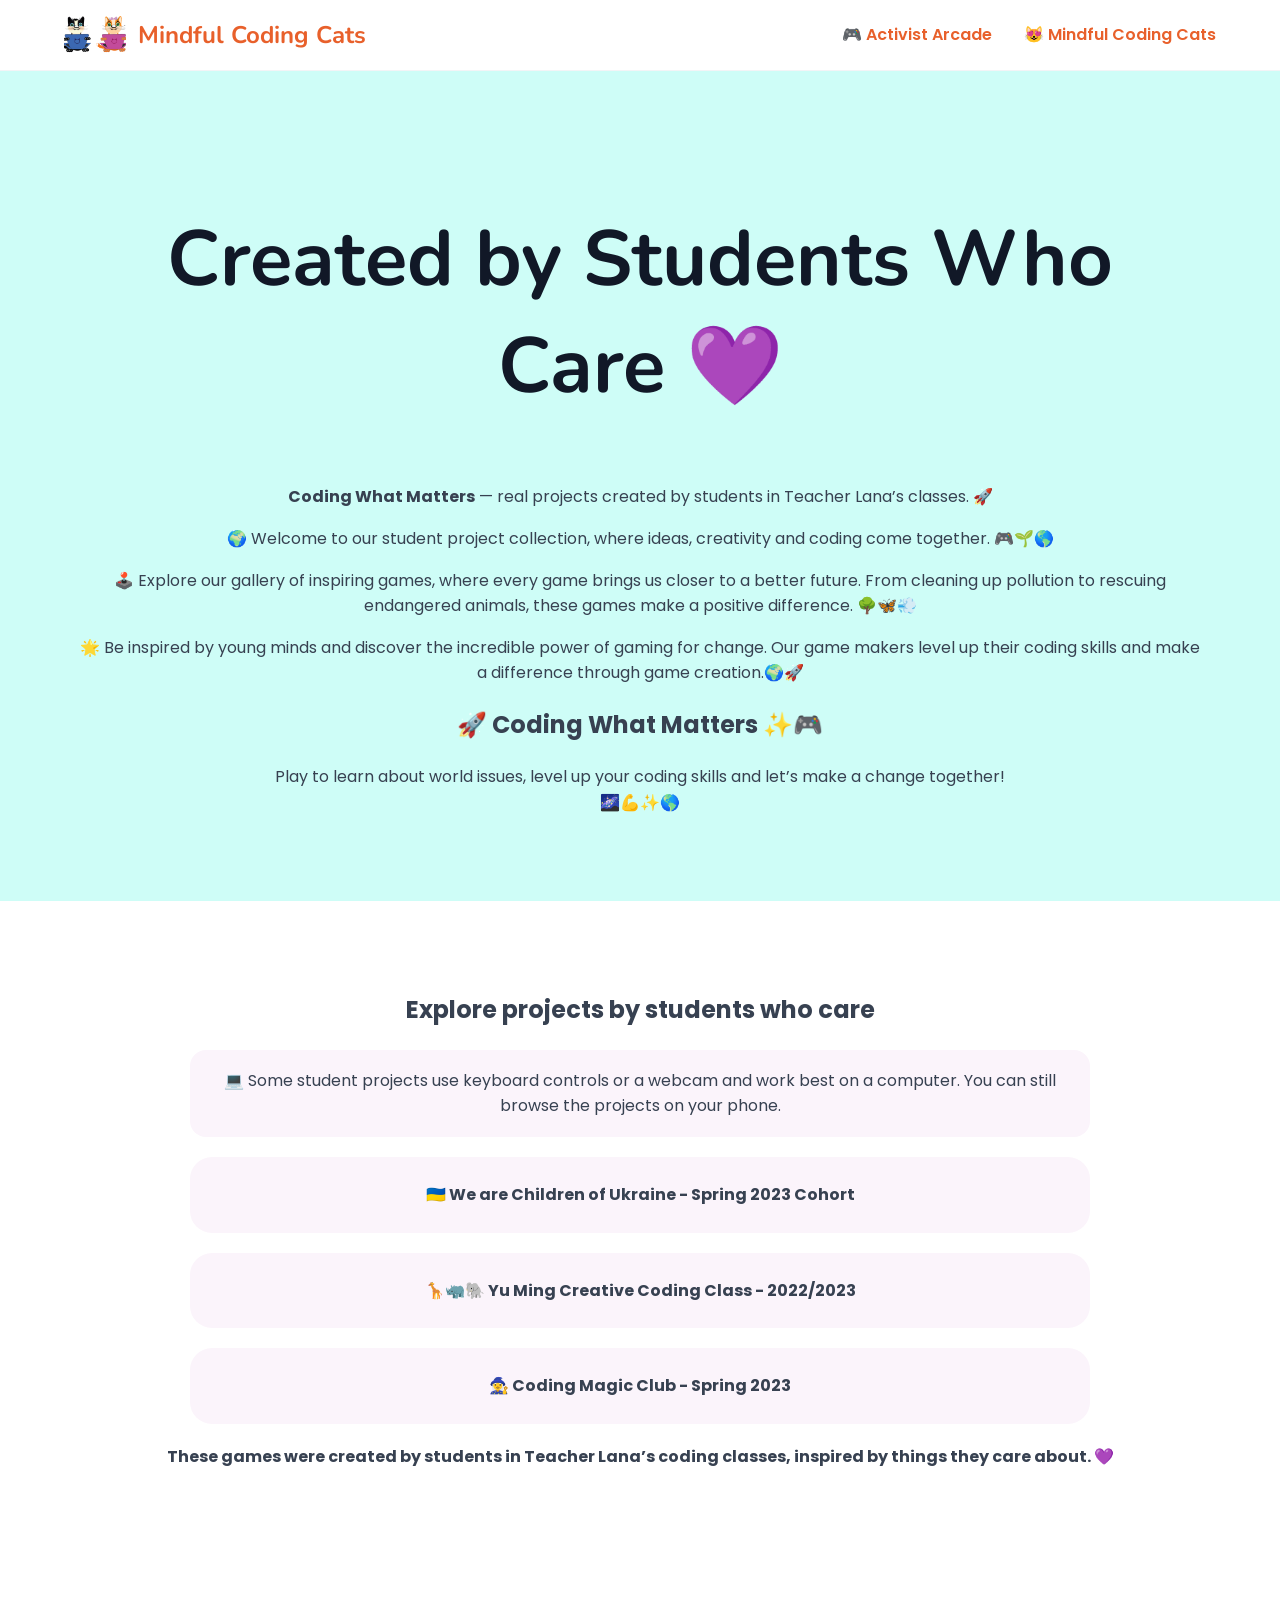
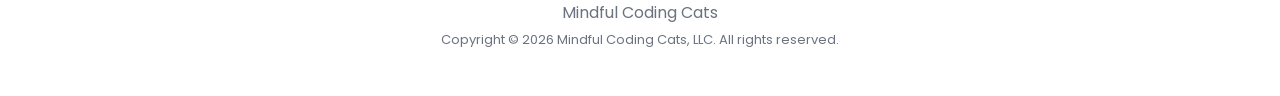
<file: games/index.html>
<!doctype html><html><head><meta charset="utf-8"><meta name="viewport" content="width=device-width,initial-scale=1"><link rel="stylesheet" href="../styles.css"><title>Student Projects | Mindful Coding Cats</title></head><body>
<header class="nav"><a class="brand" href="../"><img src="assets/mcc-opened-eyes-onhpm5-zprn4h.jpg" alt=""> Mindful Coding Cats</a><nav><a href="./">🎮 Activist Arcade</a><a target="_blank" rel="noreferrer" href="../">😻 Mindful Coding Cats</a></nav></header>
<main>
<section class="arcade-hero"><h1>Created by Students Who Care 💜</h1><p><strong>Coding What Matters</strong> — real projects created by students in Teacher Lana’s classes. 🚀</p>
<p>🌍 Welcome to our student project collection, where ideas, creativity and coding come together. 🎮🌱🌎</p>
<p>🕹️ Explore our gallery of inspiring games, where every game brings us closer to a better future. From cleaning up pollution to rescuing endangered animals, these games make a positive difference. 🌳🦋💨</p>
<p>🌟 Be inspired by young minds and discover the incredible power of gaming for change. Our game makers level up their coding skills and make a difference through game creation.🌍🚀</p>
<h2>🚀 Coding What Matters ✨🎮</h2>
<p>Play to learn about world issues, level up your coding skills and let’s make a change together!<br>🌌💪✨🌎</p></section>
<section class="collection-list"><h2>Explore projects by students who care</h2>
<p class="notice">💻 Some student projects use keyboard controls or a webcam and work best on a computer. You can still browse the projects on your phone.</p>
<a target="_blank" rel="noreferrer" href="spring2023-cohort.html">🇺🇦 We are Children of Ukraine - Spring 2023 Cohort</a>
<a target="_blank" rel="noreferrer" href="yu-ming.html">🦒🦏🐘 Yu Ming Creative Coding Class - 2022/2023</a>
<a target="_blank" rel="noreferrer" href="coding-club.html">🧙‍♀️ Coding Magic Club - Spring 2023</a>
<p class="center"><strong>These games were created by students in Teacher Lana’s coding classes, inspired by things they care about. 💜</strong></p></section></main>
<footer>Mindful Coding Cats<br><span>Copyright © 2026 Mindful Coding Cats, LLC. All rights reserved.</span></footer></body></html>
</file>
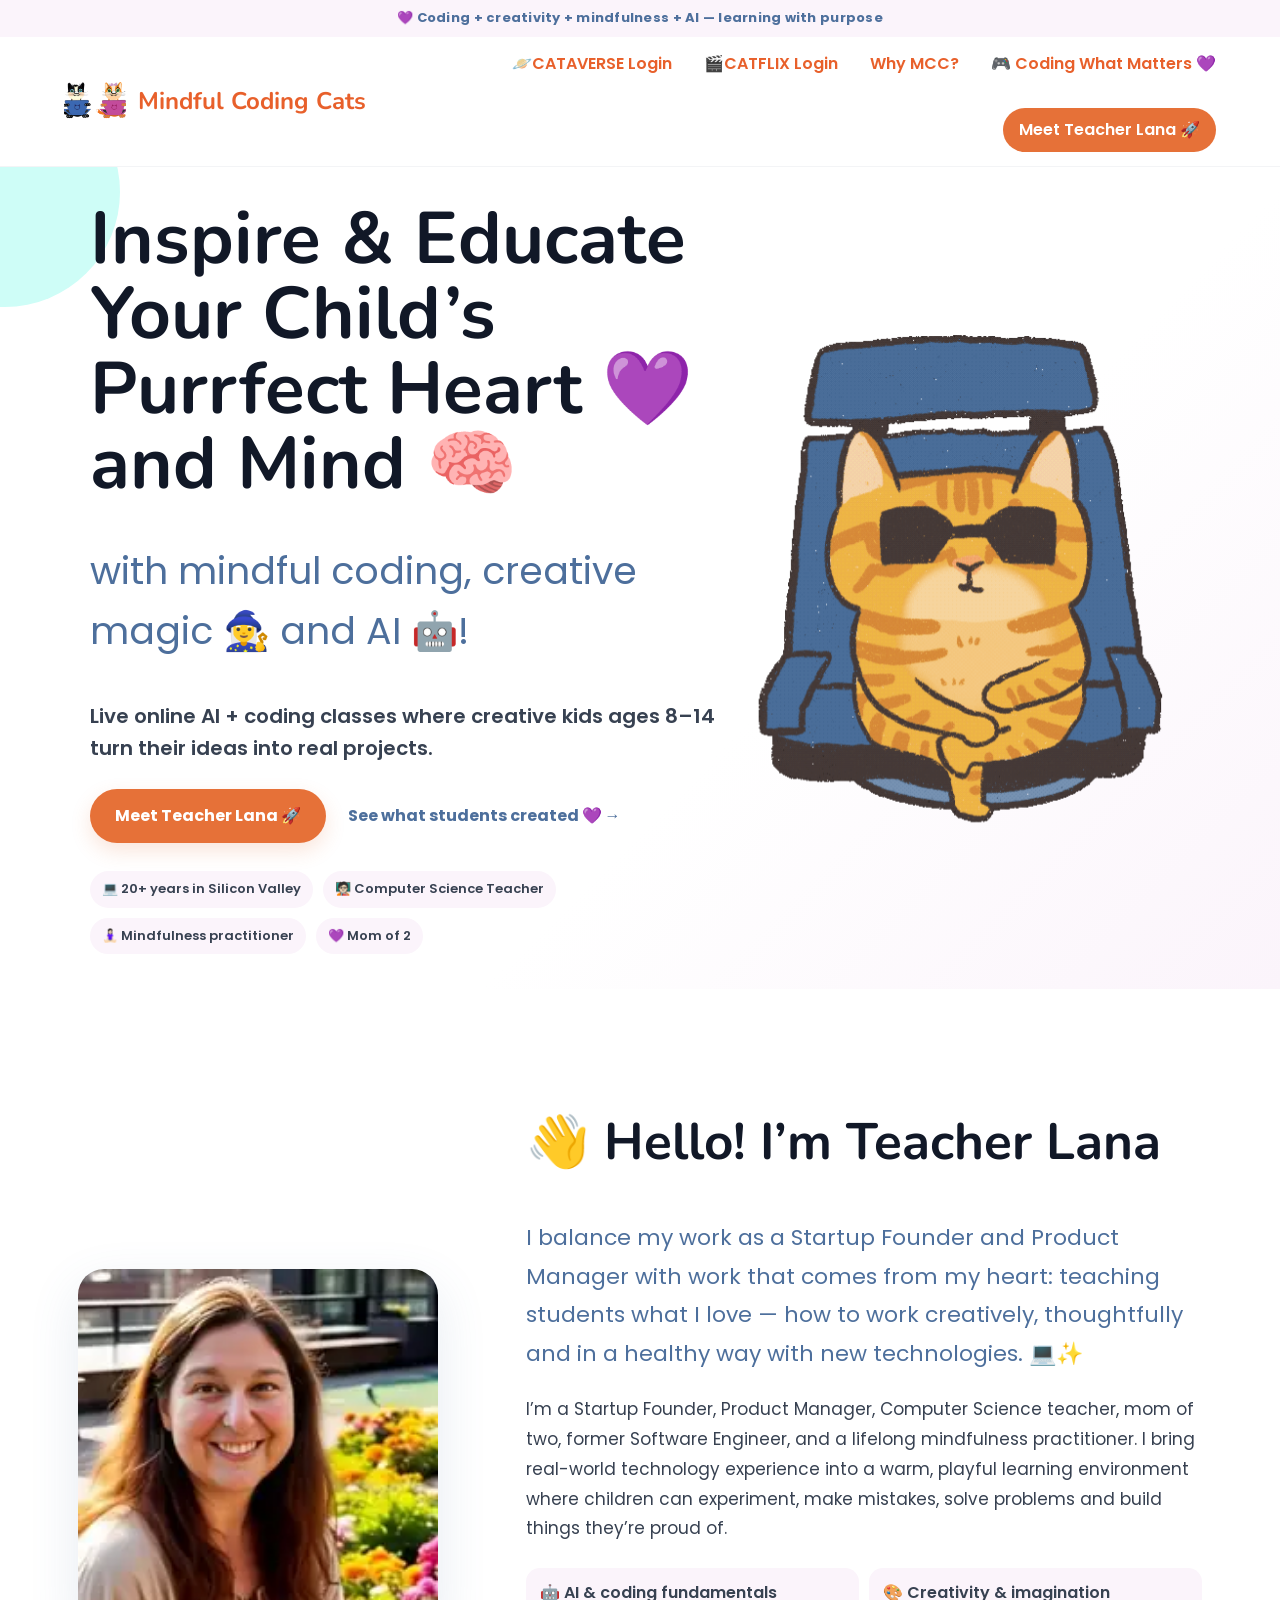
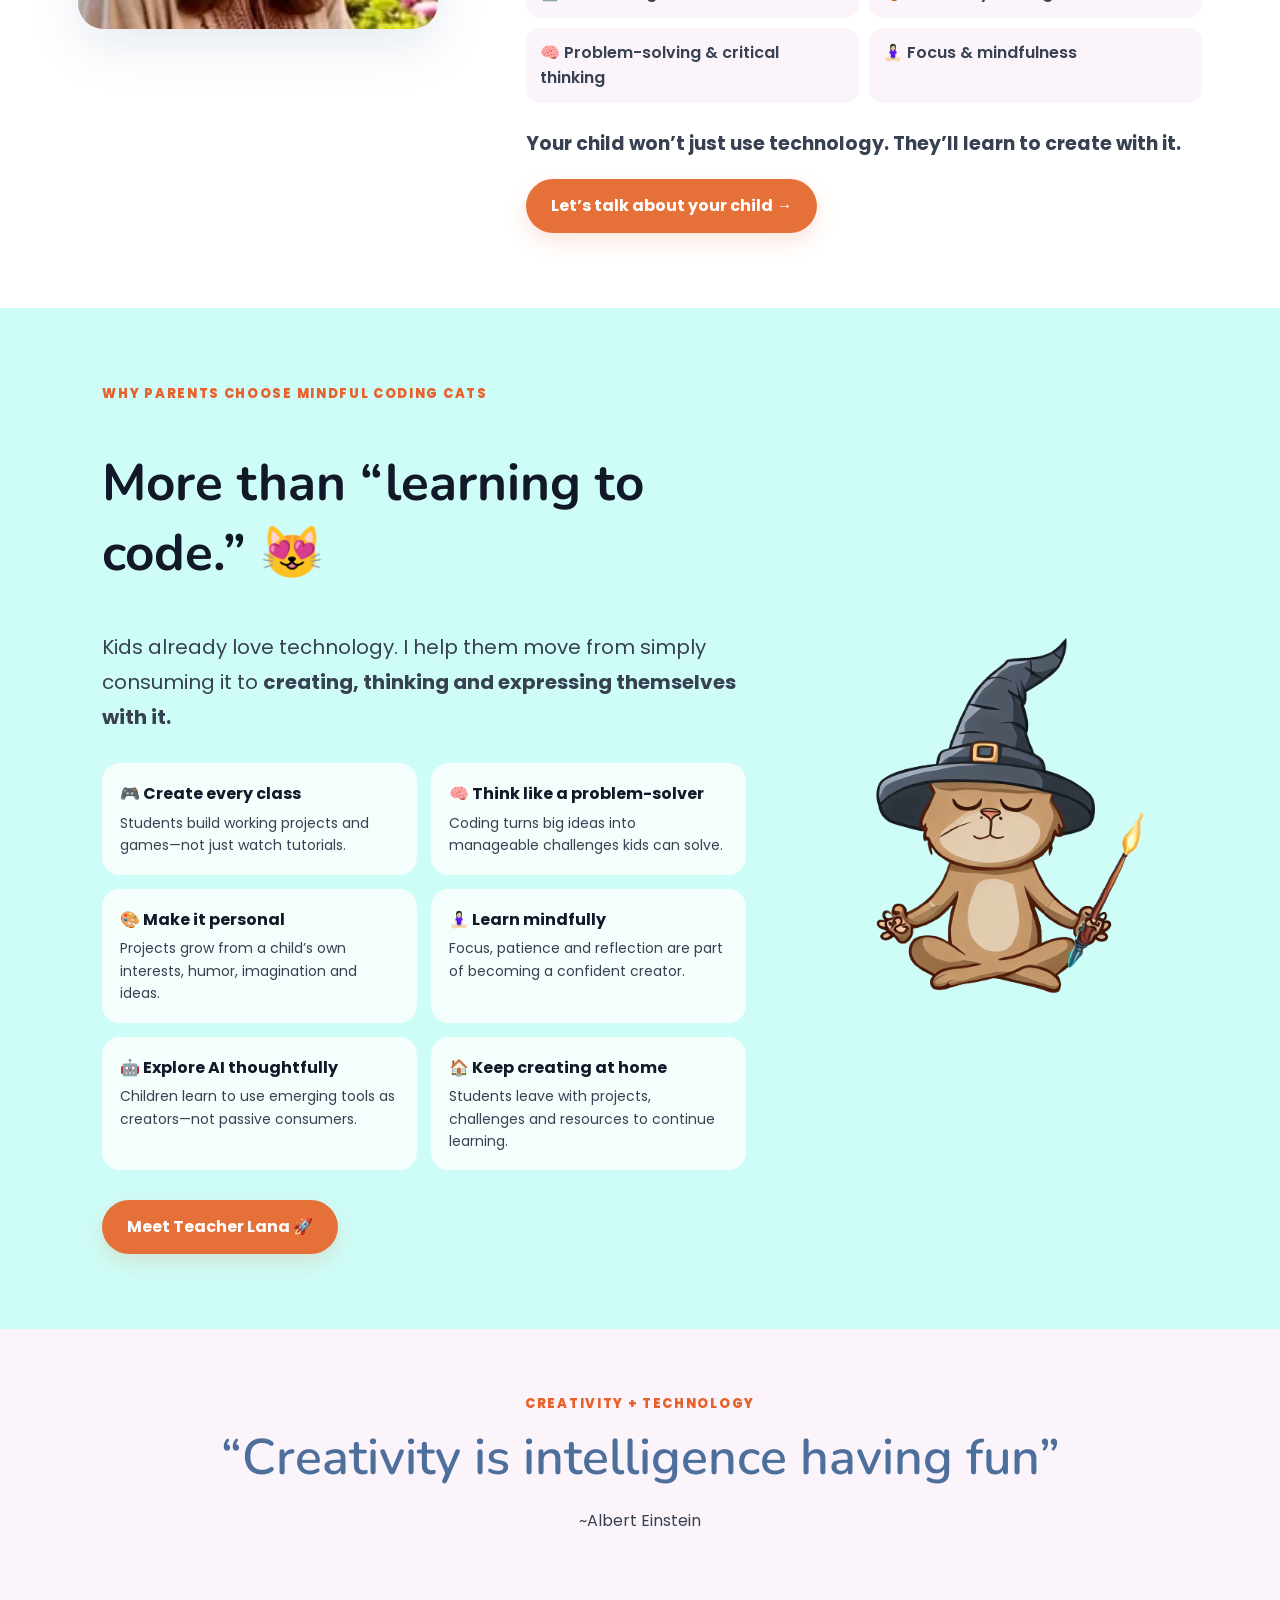
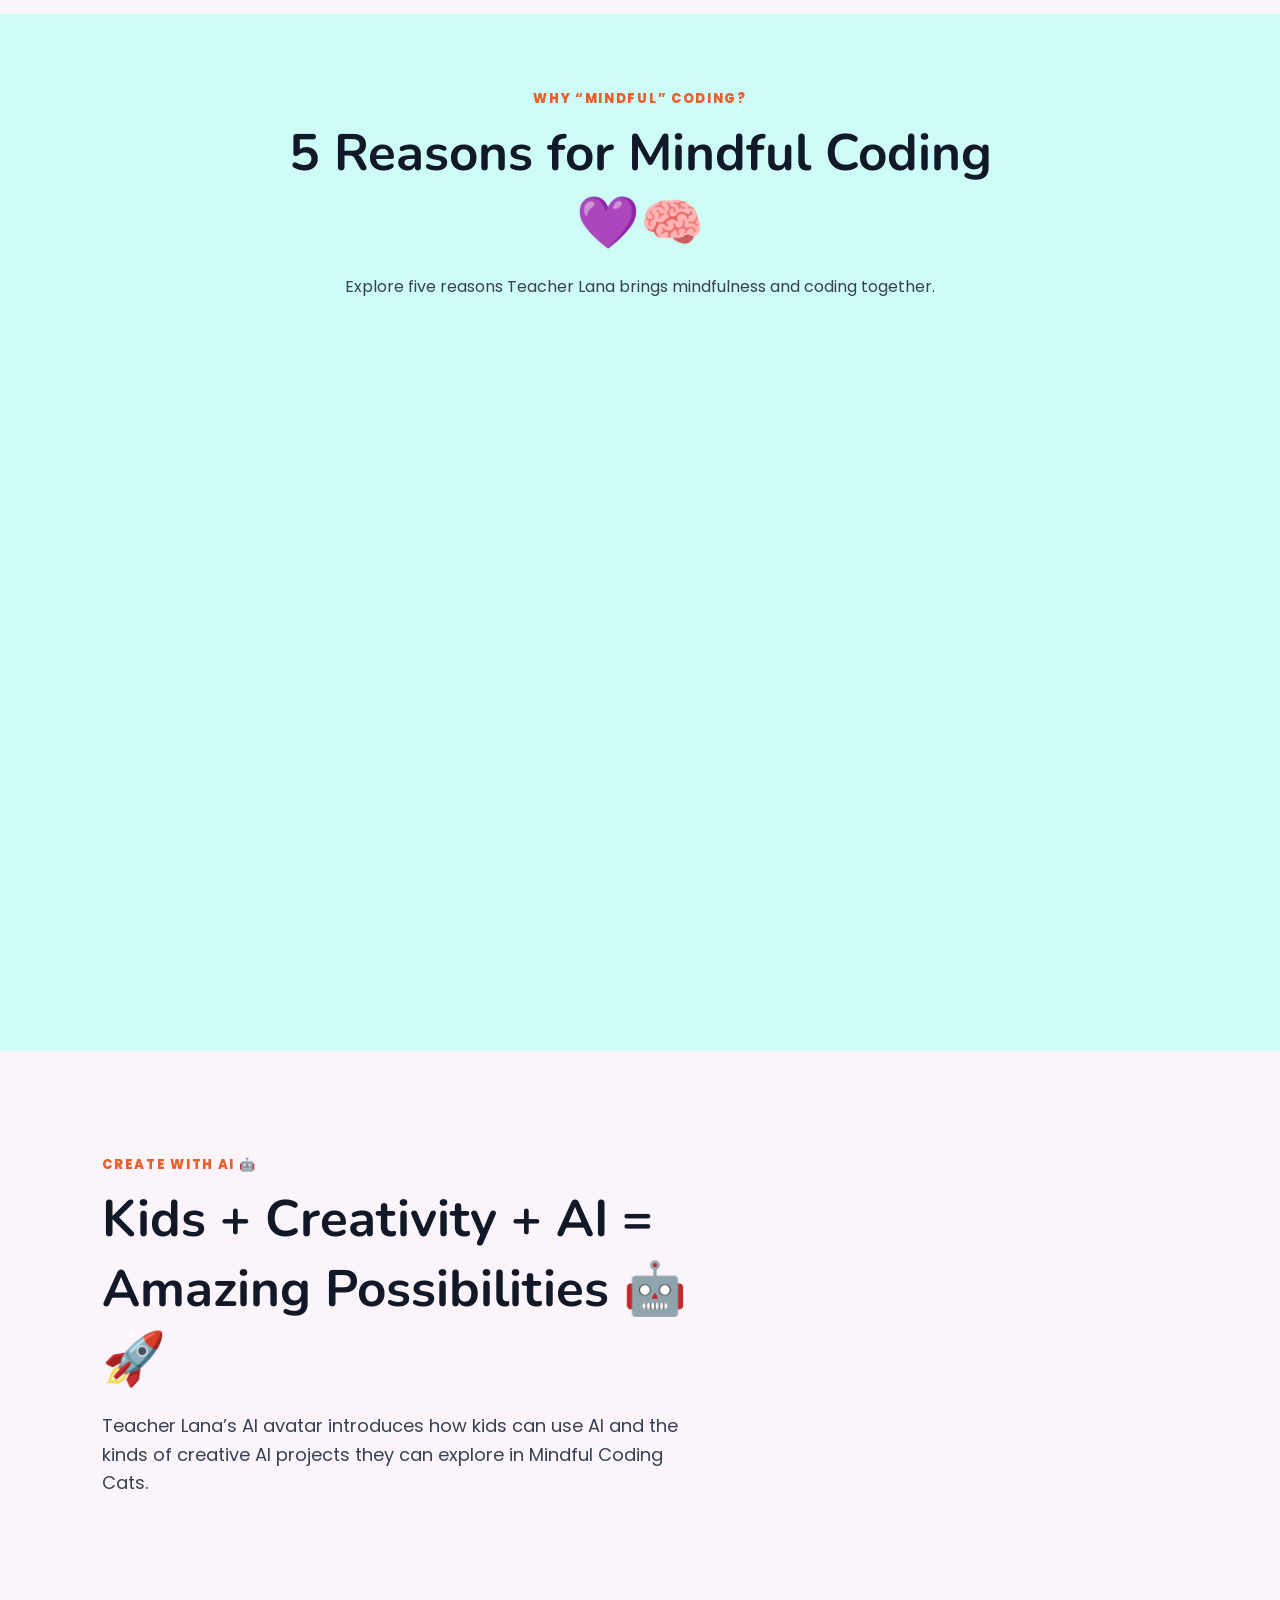
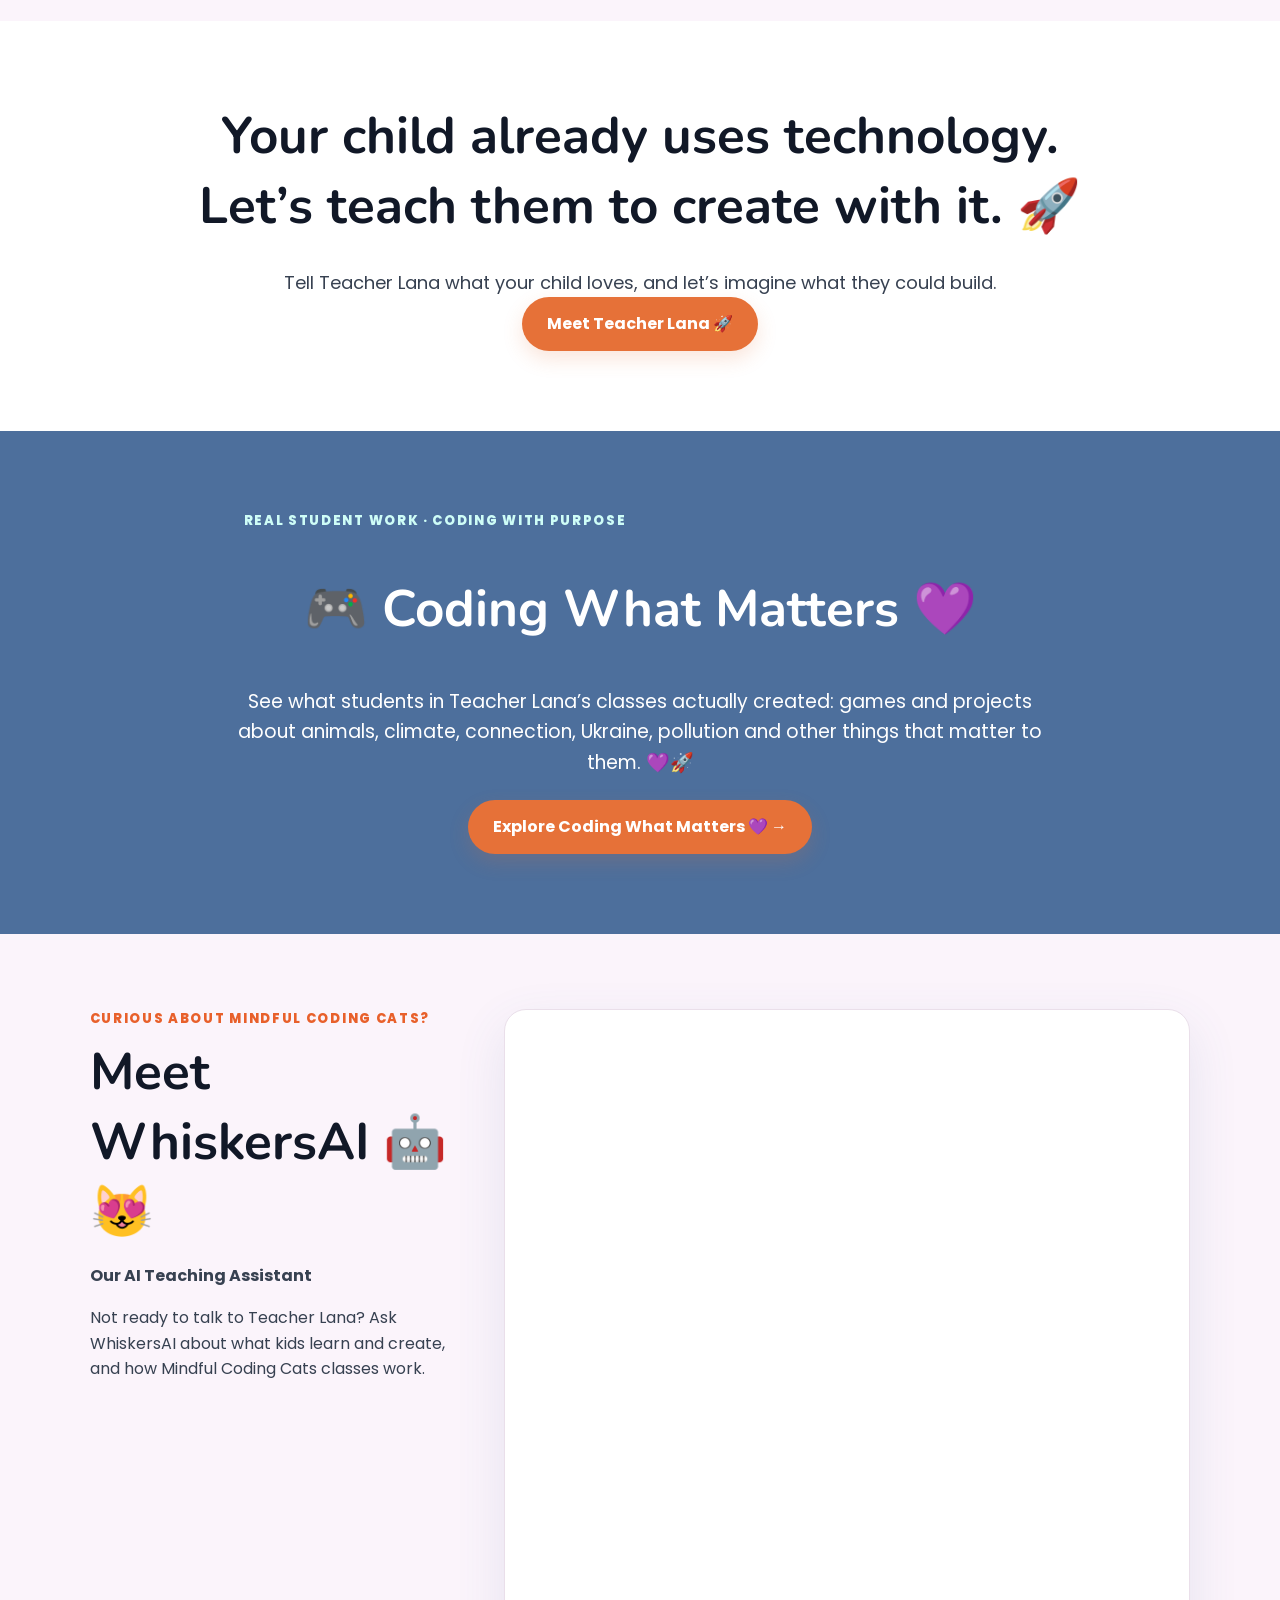
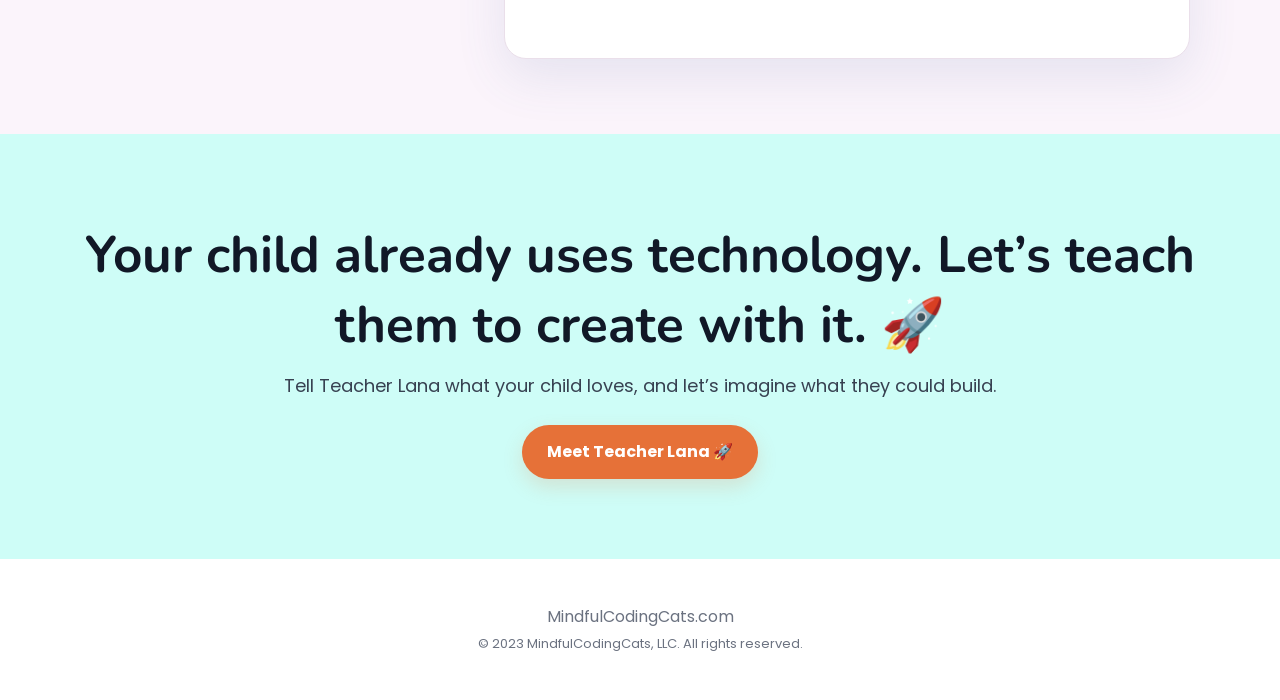
<file: redesign/index.html>
<!doctype html><html lang="en"><head><base href="../"><meta charset="utf-8"><meta name="viewport" content="width=device-width,initial-scale=1"><title>Mindful Coding Cats — Redesign Preview</title><meta name="description" content="Live online AI and coding classes for creative kids ages 8–14 with Teacher Lana: a former Silicon Valley engineer and Computer Science teacher."><link rel="icon" href="assets/favicon-ouik3i.png"><link rel="stylesheet" href="redesign/styles.css"><script>window.chatbaseConfig={chatbotId:"wOBJoBJf4MKTxDPHZ_TXd"};</script><script src="https://www.chatbase.co/embed.min.js" id="wOBJoBJf4MKTxDPHZ_TXd" defer></script></head><body>
<div class="top-note">💜 Coding + creativity + mindfulness + AI — learning with purpose</div><header class="nav"><a class="brand" href="./"><img src="assets/mcc-opened-eyes-onhpm5-zprn4h.jpg" alt=""> Mindful Coding Cats</a><nav><a class="world-link" target="_blank" rel="noreferrer" href="https://gobrunch.com/mindfulcodingcats" title="Mindful Coding Cats virtual classrooms">🪐CATAVERSE Login</a><a class="world-link" target="_blank" rel="noreferrer" href="https://members.mindfulcodingcats.com/login" title="Class materials and LMS">🎬CATFLIX Login</a><a href="#why">Why MCC?</a><a href="games/">🎮 Coding What Matters 💜</a><a class="nav-cta" target="_blank" rel="noreferrer" href="https://schedulewithlana.com/coding-classes">Meet Teacher Lana 🚀</a></nav></header>
<main><section class="hero"><div><h1>Inspire &amp; Educate Your Child’s Purrfect Heart 💜 and Mind 🧠</h1><p class="lead">with mindful coding, creative magic 🧙‍♀️ and AI 🤖!</p><p class="hero-clear">Live online AI + coding classes where creative kids ages 8–14 turn their ideas into real projects.</p><div class="hero-actions"><a class="button" target="_blank" rel="noreferrer" href="https://schedulewithlana.com/coding-classes">Meet Teacher Lana 🚀</a><a class="text-link" href="games/">See what students created 💜 →</a></div><div class="trust-strip"><span>💻 20+ years in Silicon Valley</span><span>🧑🏻‍🏫 Computer Science Teacher</span><span>🧘🏻‍♀️ Mindfulness practitioner</span><span>💜 Mom of 2</span></div></div><img class="hero-cat" src="assets/cat-noturn-m55ek6-5sbxnr.gif" alt="Mindful Coding Cat"></section>
<section class="teacher" id="teacher"><img class="lana" src="assets/teacher-lana.webp" alt="Teacher Lana"><div><h2>👋 Hello! I’m Teacher Lana</h2><p class="lead-small">I balance my work as a Startup Founder and Product Manager with work that comes from my heart: teaching students what I love — how to work creatively, thoughtfully and in a healthy way with new technologies. 💻✨</p><p>I’m a Startup Founder, Product Manager, Computer Science teacher, mom of two, former Software Engineer, and a lifelong mindfulness practitioner. I bring real-world technology experience into a warm, playful learning environment where children can experiment, make mistakes, solve problems and build things they’re proud of.</p><div class="teacher-points"><span>🤖 AI &amp; coding fundamentals</span><span>🎨 Creativity &amp; imagination</span><span>🧠 Problem-solving &amp; critical thinking</span><span>🧘🏻‍♀️ Focus &amp; mindfulness</span></div><p class="teacher-close"><strong>Your child won’t just use technology. They’ll learn to create with it.</strong></p><a class="button" target="_blank" rel="noreferrer" href="https://schedulewithlana.com/coding-classes">Let’s talk about your child →</a></div></section>
<section class="why" id="why"><div><p class="eyebrow">WHY PARENTS CHOOSE MINDFUL CODING CATS</p><h2>More than “learning to code.” 😻</h2><p class="why-intro">Kids already love technology. I help them move from simply consuming it to <strong>creating, thinking and expressing themselves with it.</strong></p><div class="benefit-grid"><article><b>🎮 Create every class</b><span>Students build working projects and games—not just watch tutorials.</span></article><article><b>🧠 Think like a problem-solver</b><span>Coding turns big ideas into manageable challenges kids can solve.</span></article><article><b>🎨 Make it personal</b><span>Projects grow from a child’s own interests, humor, imagination and ideas.</span></article><article><b>🧘🏻‍♀️ Learn mindfully</b><span>Focus, patience and reflection are part of becoming a confident creator.</span></article><article><b>🤖 Explore AI thoughtfully</b><span>Children learn to use emerging tools as creators—not passive consumers.</span></article><article><b>🏠 Keep creating at home</b><span>Students leave with projects, challenges and resources to continue learning.</span></article></div><a class="button" target="_blank" rel="noreferrer" href="https://schedulewithlana.com/coding-classes">Meet Teacher Lana 🚀</a></div><img class="wizard" src="assets/cat-in-the-hat-with-the-wand-kdffed.png" alt="Coding wizard cat"></section>
<section class="quote"><p class="eyebrow">CREATIVITY + TECHNOLOGY</p><blockquote>“Creativity is intelligence having fun”</blockquote><p>~Albert Einstein</p></section>
<section class="brand-story">
<div class="brand-story-head"><p class="eyebrow">WHY “MINDFUL” CODING?</p><h2>5 Reasons for Mindful Coding 💜🧠</h2><p>Explore five reasons Teacher Lana brings mindfulness and coding together.</p></div>
<div class="media-showcase media-snackeet"><iframe src="https://snkt.io/62a532983886675a1ffbee13" allow="camera *; microphone *; autoplay *; encrypted-media *;" title="Five Reasons for Mindful Coding"></iframe></div>
</section>
<section class="avatar-invite">
<div class="media-context"><p class="eyebrow">CREATE WITH AI 🤖</p><h2>Kids + Creativity + AI = Amazing Possibilities 🤖🚀</h2><p>Teacher Lana’s AI avatar introduces how kids can use AI and the kinds of creative AI projects they can explore in Mindful Coding Cats.</p></div>
<div class="media-showcase media-canva"><iframe loading="lazy" src="https://www.canva.com/design/DAFtVCFHlBk/watch?embed" allowfullscreen title="Teacher Lana AI avatar about AI projects for kids"></iframe></div>
</section>
<section class="final"><h2>Your child already uses technology. Let’s teach them to create with it. 🚀</h2><p>Tell Teacher Lana what your child loves, and let’s imagine what they could build.</p><a class="button" target="_blank" rel="noreferrer" href="https://schedulewithlana.com/coding-classes">Meet Teacher Lana 🚀</a></section>
<section class="arcade-call"><p class="eyebrow light">REAL STUDENT WORK · CODING WITH PURPOSE</p><h2>🎮 Coding What Matters 💜</h2><p>See what students in Teacher Lana’s classes actually created: games and projects about animals, climate, connection, Ukraine, pollution and other things that matter to them. 💜🚀</p><a class="button" href="games/">Explore Coding What Matters 💜 →</a></section>
<section class="chat-section"><div><p class="eyebrow">CURIOUS ABOUT MINDFUL CODING CATS?</p><h2>Meet WhiskersAI 🤖😻</h2><p><strong>Our AI Teaching Assistant</strong></p><p>Not ready to talk to Teacher Lana? Ask WhiskersAI about what kids learn and create, and how Mindful Coding Cats classes work.</p></div><iframe src="https://www.chatbase.co/chatbot-iframe/wOBJoBJf4MKTxDPHZ_TXd" title="WhiskersAI — Mindful Coding Cats chatbot" frameborder="0"></iframe></section><section class="parent-cta"><h2>Your child already uses technology. Let’s teach them to create with it. 🚀</h2><p>Tell Teacher Lana what your child loves, and let’s imagine what they could build.</p><a class="button" target="_blank" rel="noreferrer" href="https://schedulewithlana.com/coding-classes">Meet Teacher Lana 🚀</a></section></main><footer>MindfulCodingCats.com<br><span>© 2023 MindfulCodingCats, LLC. All rights reserved.</span></footer></body></html>
</file>
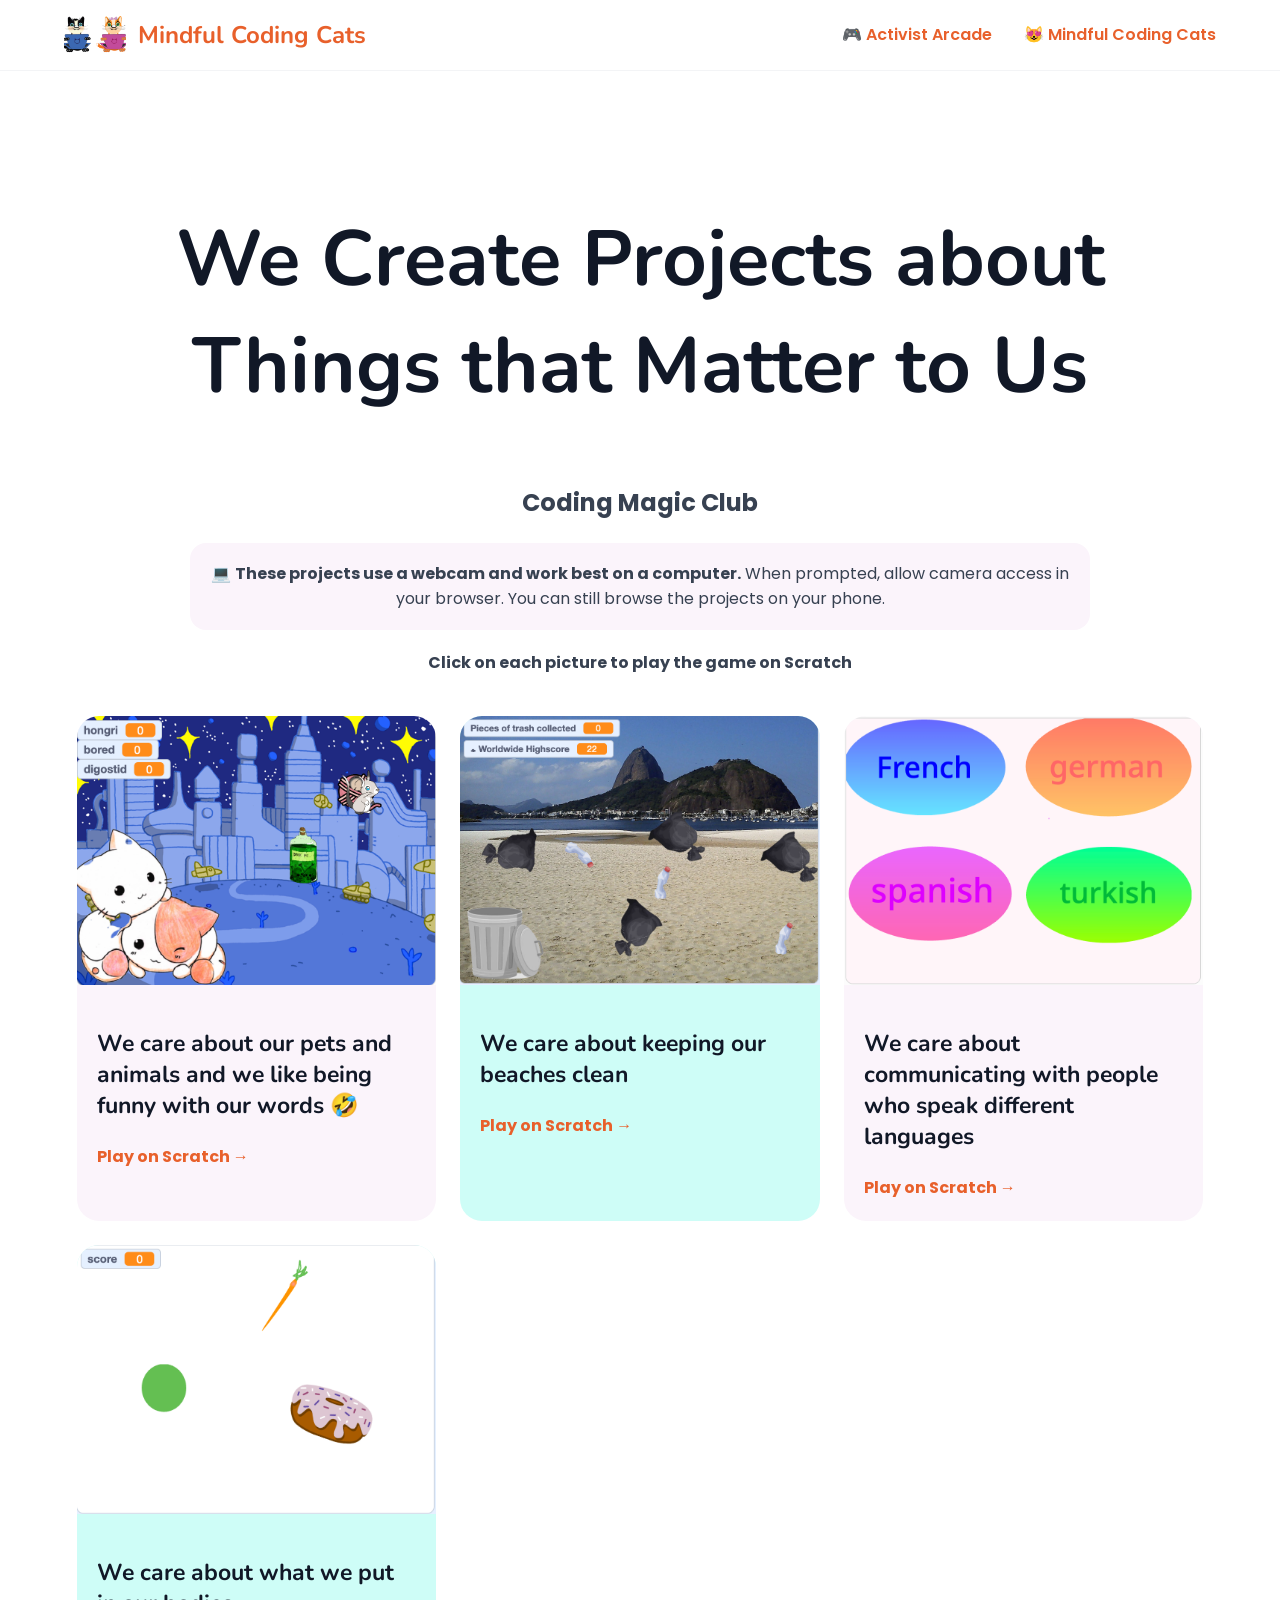
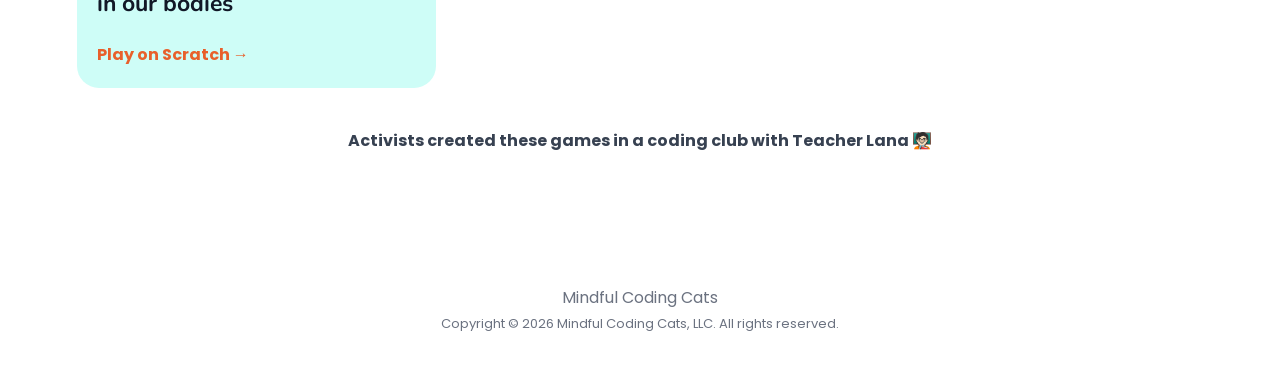
<file: games/coding-club.html>
<!doctype html><html><head><meta charset="utf-8"><meta name="viewport" content="width=device-width,initial-scale=1"><link rel="stylesheet" href="../styles.css"><title>Coding Magic Club | Mindful Coding Cats</title></head><body>
<header class="nav"><a class="brand" href="../"><img src="assets/mcc-opened-eyes-onhpm5-zprn4h.jpg" alt=""> Mindful Coding Cats</a><nav><a href="./">🎮 Activist Arcade</a><a target="_blank" rel="noreferrer" href="../">😻 Mindful Coding Cats</a></nav></header>
<main><section class="game-page"><h1>We Create Projects about Things that Matter to Us</h1><h2>Coding Magic Club<br></h2>
<p class="notice">💻 <strong>These projects use a webcam and work best on a computer.</strong> When prompted, allow camera access in your browser. You can still browse the projects on your phone.</p>
<p><strong>Click on each picture to play the game on Scratch</strong></p>

<div class="project-grid">
<a class="project" target="_blank" rel="noreferrer" href="https://scratch.mit.edu/projects/862753176"><img src="assets/game-1-j3xeqk.png" alt="Coding Magic Club project"><div class="copy"><h3>We care about our pets and animals and we like being funny with our words 🤣</h3><span>Play on Scratch →</span></div></a>
<a class="project" target="_blank" rel="noreferrer" href="https://scratch.mit.edu/projects/862750821"><img src="assets/game-2-1q5qh9.png" alt="Coding Magic Club project"><div class="copy"><h3>We care about keeping our beaches clean</h3><span>Play on Scratch →</span></div></a>
<a class="project" target="_blank" rel="noreferrer" href="https://scratch.mit.edu/projects/862749946"><img src="assets/game-3-lglsj6.png" alt="Coding Magic Club project"><div class="copy"><h3>We care about communicating with people who speak different languages</h3><span>Play on Scratch →</span></div></a>
<a class="project" target="_blank" rel="noreferrer" href="https://scratch.mit.edu/projects/862750861"><img src="assets/game-4-2zcfg2.png" alt="Coding Magic Club project"><div class="copy"><h3>We care about what we put in our bodies</h3><span>Play on Scratch →</span></div></a>
</div><p class="center"><strong>Activists created these games in a coding club with Teacher Lana 🧑🏻‍🏫</strong></p></section></main>
<footer>Mindful Coding Cats<br><span>Copyright © 2026 Mindful Coding Cats, LLC. All rights reserved.</span></footer></body></html>
</file>
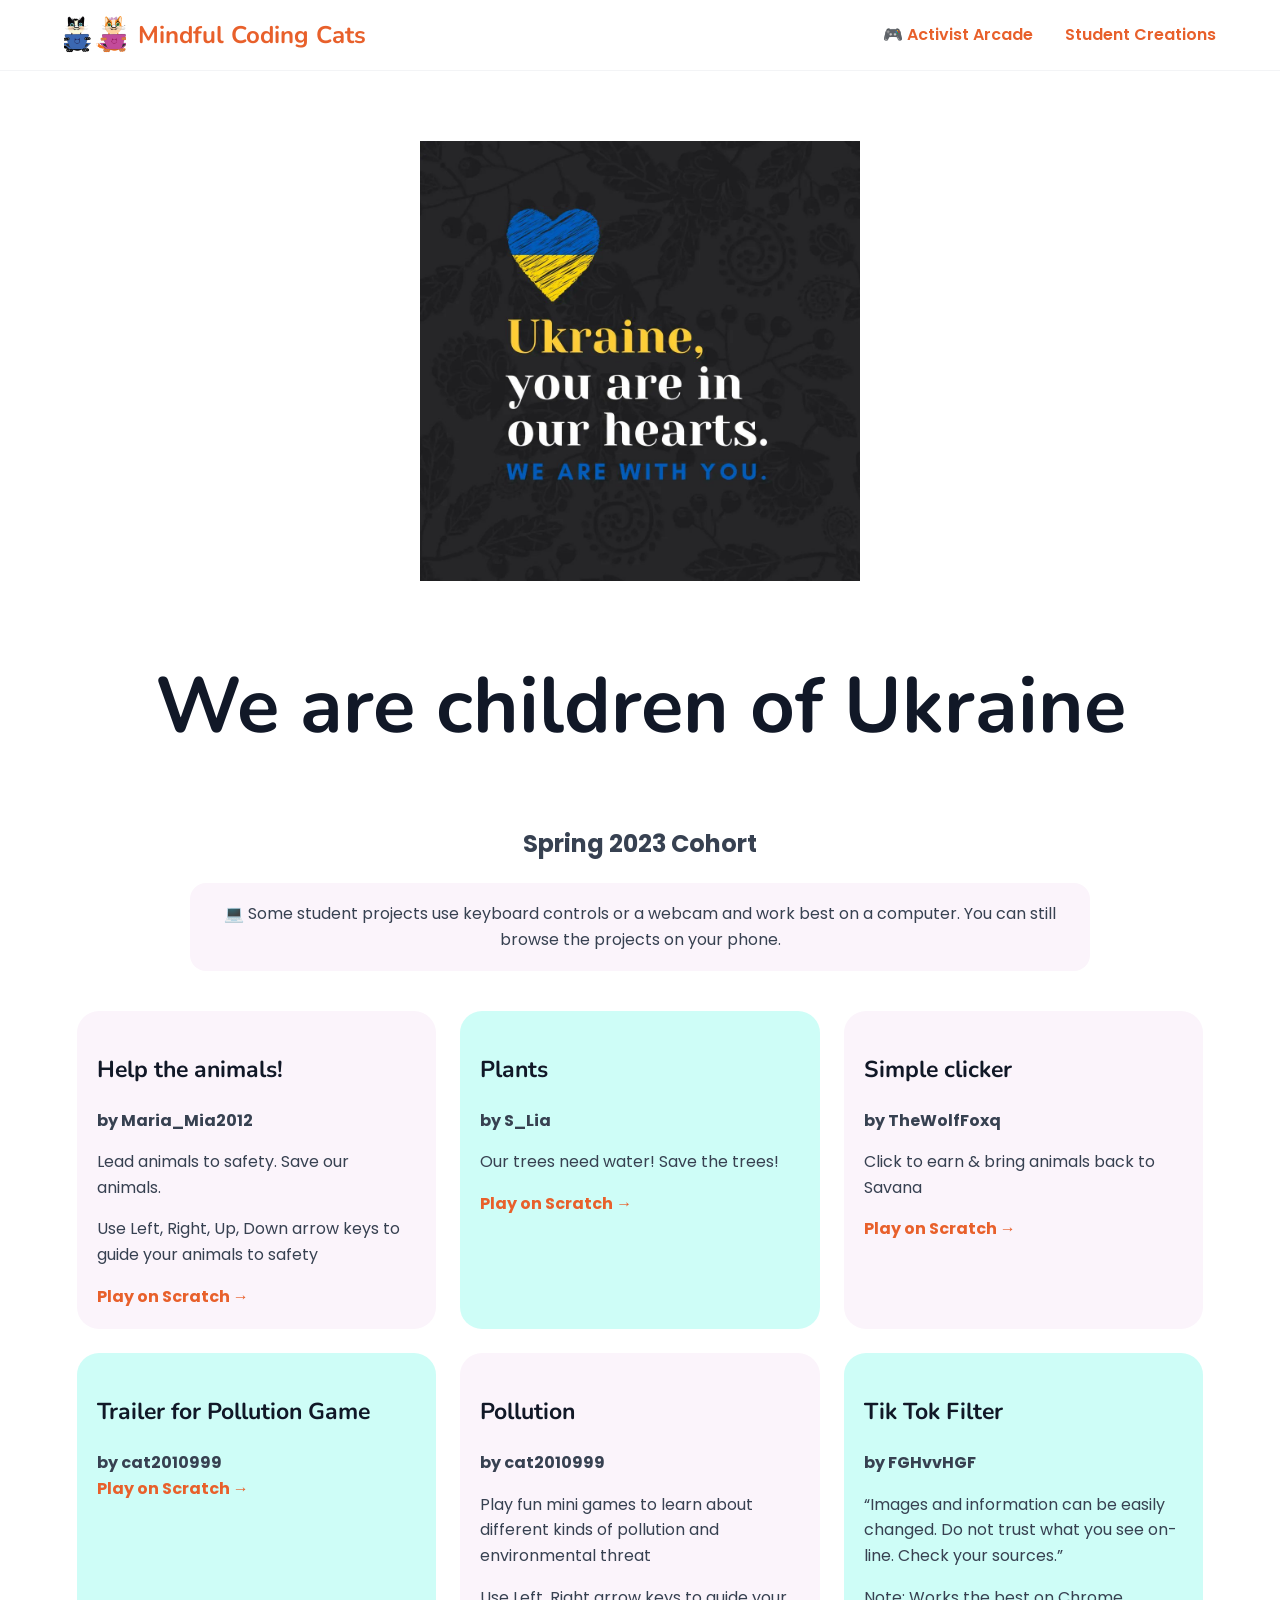
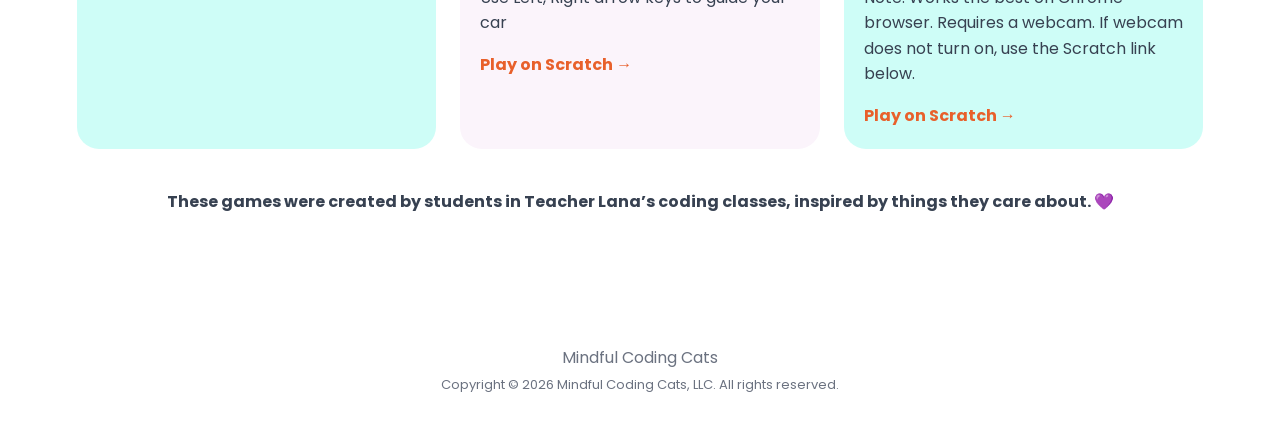
<file: games/spring2023-cohort.html>
<!doctype html><html><head><meta charset="utf-8"><meta name="viewport" content="width=device-width,initial-scale=1"><link rel="stylesheet" href="../styles.css"><title>We are Children of Ukraine</title></head><body><header class="nav"><a class="brand" href="../"><img src="assets/mcc-opened-eyes-onhpm5-zprn4h.jpg" alt=""> Mindful Coding Cats</a><nav><a href="./">🎮 Activist Arcade</a><a href="../#student-creations">Student Creations</a></nav></header><main><section class="game-page"><img src="assets/ukraine-you-are-in-our-hearts-9w74s9.jpeg" alt="Ukraine, you are in our hearts" style="max-width:440px;width:100%"><h1>We are children of Ukraine</h1><h2>Spring 2023 Cohort</h2><p class="notice">💻 Some student projects use keyboard controls or a webcam and work best on a computer. You can still browse the projects on your phone.</p><div class="project-grid"><a class="project" target="_blank" rel="noreferrer" href="https://scratch.mit.edu/projects/836687482"><div class="copy"><h3>Help the animals!</h3><b>by Maria_Mia2012</b><p>Lead animals to safety. Save our animals.</p><p>Use Left, Right, Up, Down arrow keys to guide your animals to safety</p><span>Play on Scratch →</span></div></a><a class="project" target="_blank" rel="noreferrer" href="https://scratch.mit.edu/projects/855156454"><div class="copy"><h3>Plants</h3><b>by S_Lia</b><p>Our trees need water! Save the trees!</p><span>Play on Scratch →</span></div></a><a class="project" target="_blank" rel="noreferrer" href="https://scratch.mit.edu/projects/851303471"><div class="copy"><h3>Simple clicker</h3><b>by TheWolfFoxq</b><p>Click to earn &amp; bring animals back to Savana</p><span>Play on Scratch →</span></div></a><a class="project" target="_blank" rel="noreferrer" href="https://scratch.mit.edu/projects/840330815"><div class="copy"><h3>Trailer for Pollution Game</h3><b>by cat2010999</b><br><span>Play on Scratch →</span></div></a><a class="project" target="_blank" rel="noreferrer" href="https://scratch.mit.edu/projects/847357272"><div class="copy"><h3>Pollution</h3><b>by cat2010999</b><p>Play fun mini games to learn about different kinds of pollution and environmental threat</p><p>Use Left, Right arrow keys to guide your car</p><span>Play on Scratch →</span></div></a><a class="project" target="_blank" rel="noreferrer" href="https://scratch.mit.edu/projects/855161156"><div class="copy"><h3>Tik Tok Filter</h3><b>by FGHvvHGF</b><p>“Images and information can be easily changed. Do not trust what you see on-line. Check your sources.”</p><p>Note: Works the best on Chrome browser. Requires a webcam. If webcam does not turn on, use the Scratch link below.</p><span>Play on Scratch →</span></div></a></div><p class="center"><strong>These games were created by students in Teacher Lana’s coding classes, inspired by things they care about. 💜</strong></p></section></main><footer>Mindful Coding Cats<br><span>Copyright © 2026 Mindful Coding Cats, LLC. All rights reserved.</span></footer></body></html>
</file>
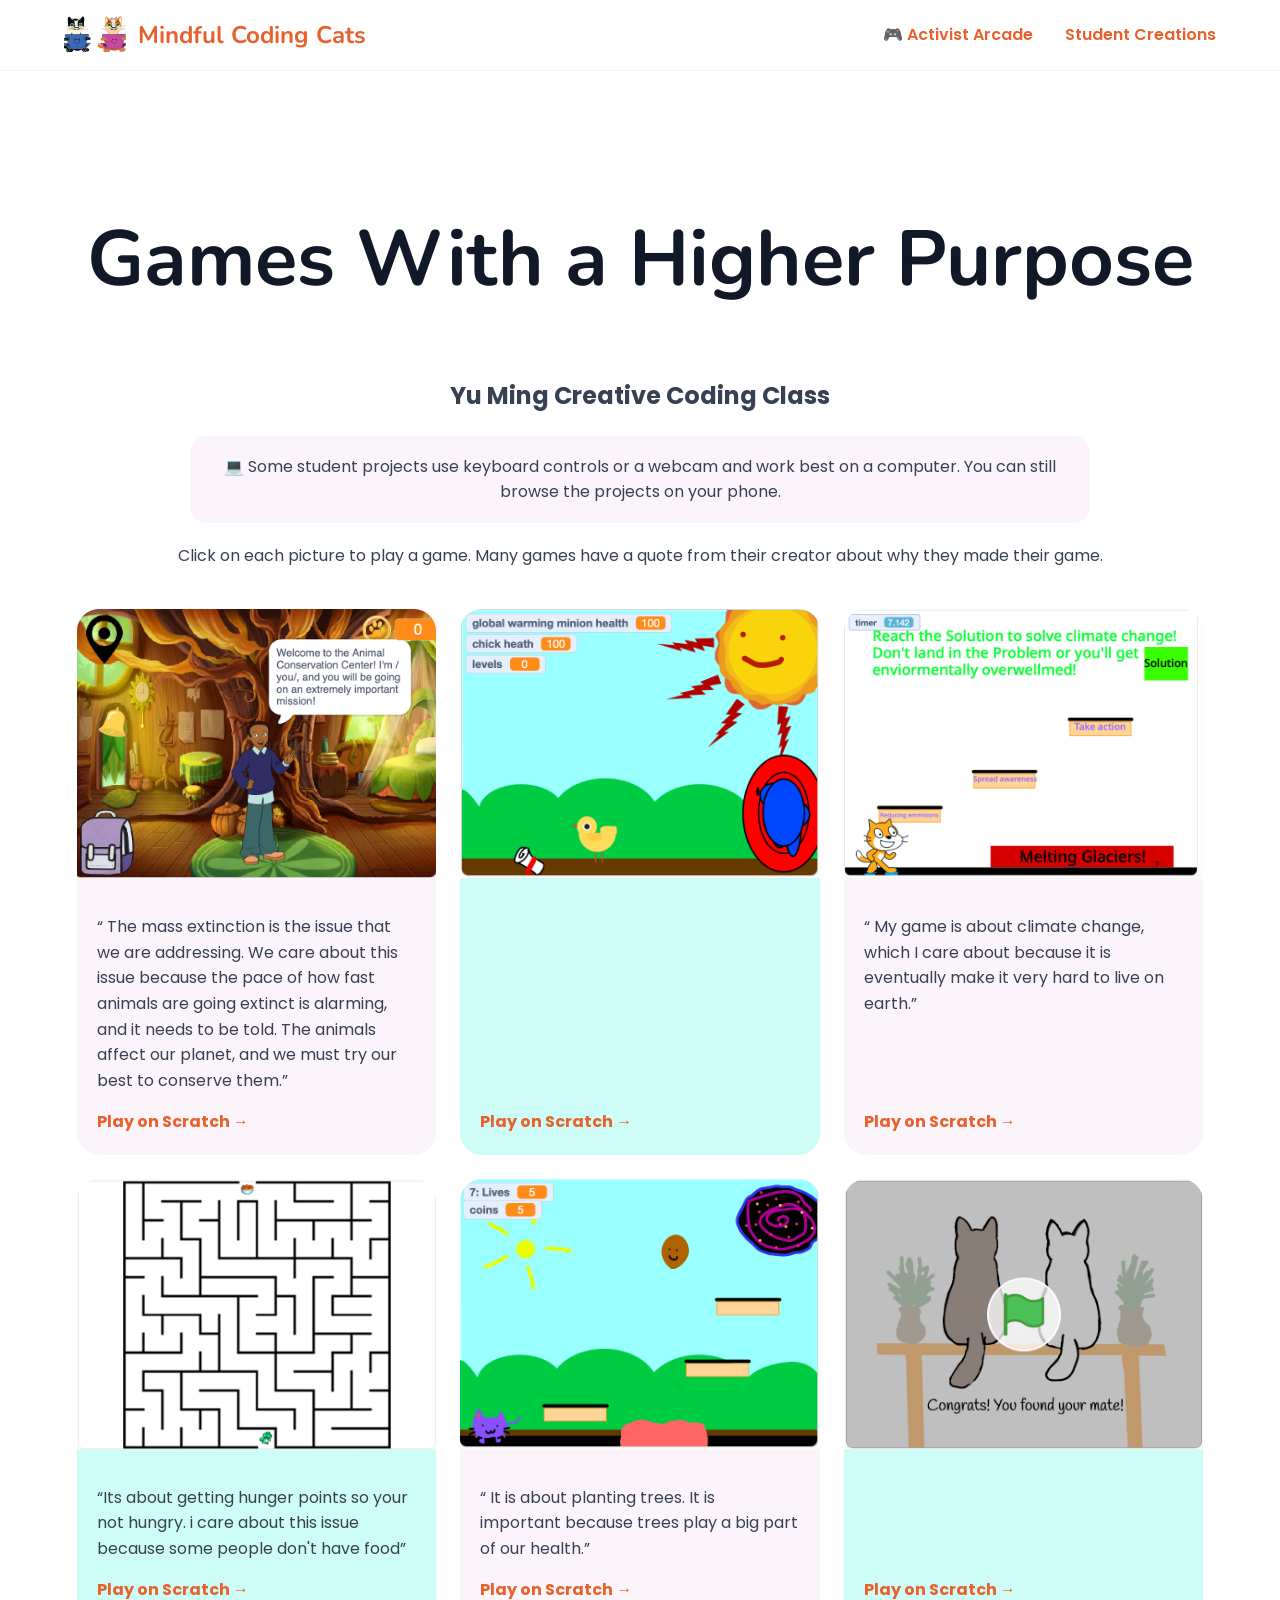
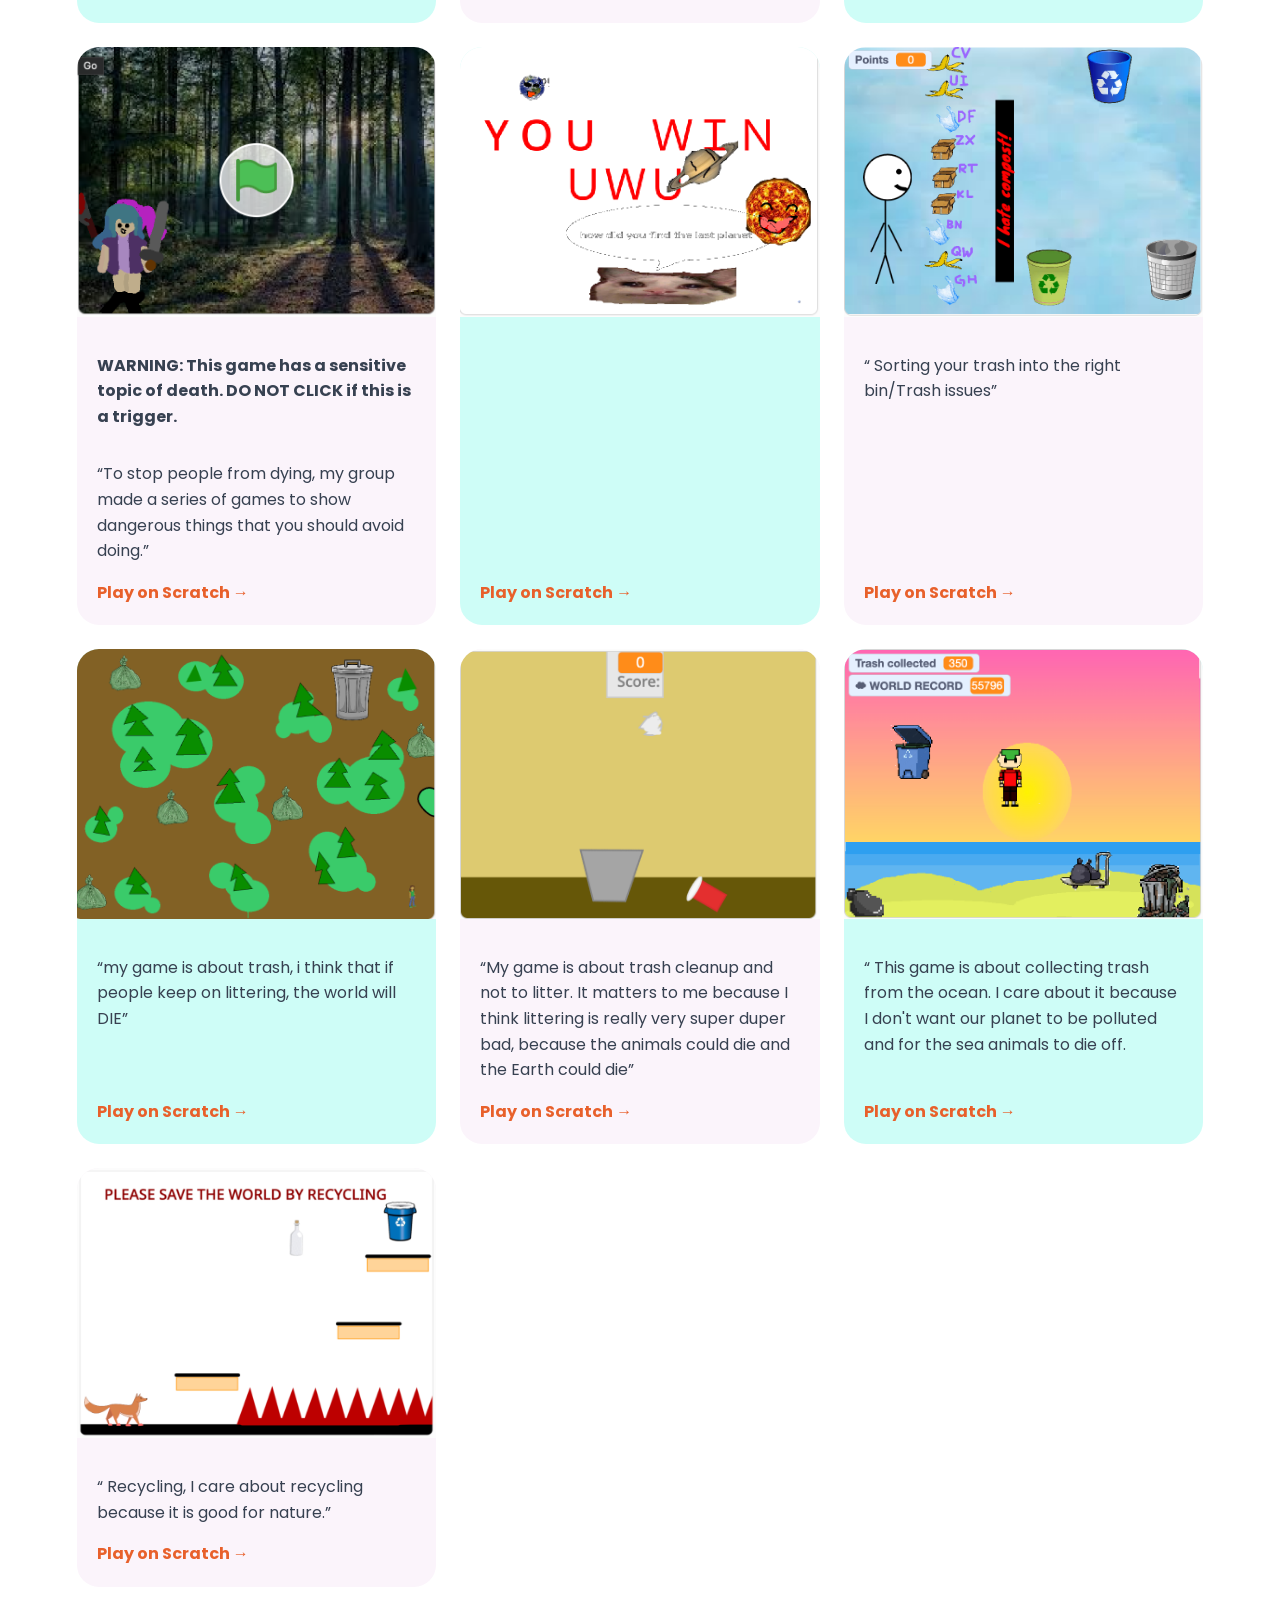
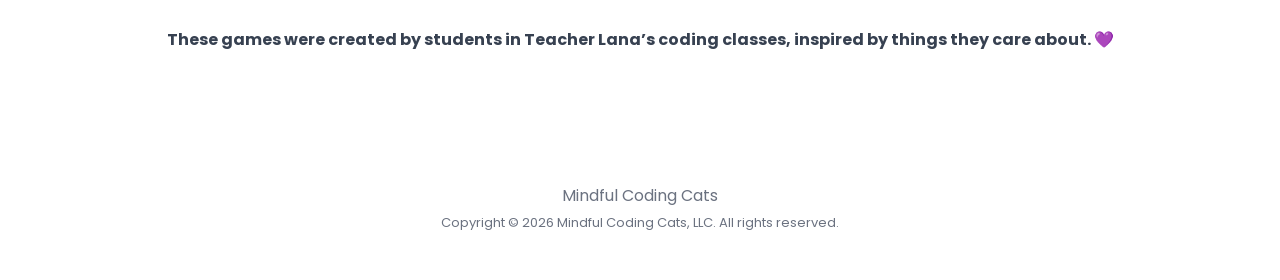
<file: games/yu-ming.html>
<!doctype html>
<html><head><meta charset="utf-8"><meta name="viewport" content="width=device-width,initial-scale=1"><link rel="stylesheet" href="../styles.css"><title>Yu Ming Creative Coding Class | Mindful Coding Cats</title><style id="yu-ming-unified-grid">
.project-grid{align-items:stretch}
.project-grid .project{display:flex;flex-direction:column;height:100%}
.project-grid .project img{width:100%;aspect-ratio:4/3;object-fit:cover}
.project-grid .project .copy{display:flex;flex:1;flex-direction:column}
.project-grid .project .copy span{margin-top:auto}
</style></head>
<body>
<header class="nav"><a class="brand" href="../"><img src="assets/mcc-opened-eyes-onhpm5-zprn4h.jpg" alt=""> Mindful Coding Cats</a><nav><a href="./">🎮 Activist Arcade</a><a href="../#student-creations">Student Creations</a></nav></header>
<main><section class="game-page">
<h1>Games With a Higher Purpose</h1>
<h2>Yu Ming Creative Coding Class </h2>
<p class="notice">💻 Some student projects use keyboard controls or a webcam and work best on a computer. You can still browse the projects on your phone.</p>
<p>Click on each picture to play a game. Many games have a quote from their creator about why they made their game.</p>
<div class="project-grid">
<a class="project" target="_blank" rel="noreferrer" href="https://scratch.mit.edu/projects/849445163"><img src="assets/1-22ymgiraffe11-uy6yzp.png" alt="Student Scratch project"><div class="copy"><p>“ The mass extinction is the issue that we are addressing. We care about this issue because the pace of how fast animals are going extinct is alarming, and it needs to be told. The animals affect our planet, and we must try our best to conserve them.”</p><span>Play on Scratch →</span></div></a>
<a class="project" target="_blank" rel="noreferrer" href="https://scratch.mit.edu/projects/797790469"><img src="assets/4-22ymgiraffe6-56rztj.png" alt="Student Scratch project"><div class="copy"><span>Play on Scratch →</span></div></a>
<a class="project" target="_blank" rel="noreferrer" href="https://scratch.mit.edu/projects/853456186"><img src="assets/9-22ymrhino9-kgdhyc.png" alt="Student Scratch project"><div class="copy"><p>“ My game is about climate change, which I care about because it is eventually make it very hard to live on earth.”</p><span>Play on Scratch →</span></div></a>
<a class="project" target="_blank" rel="noreferrer" href="https://scratch.mit.edu/projects/824775322"><img src="assets/10-22ymrhino1-bjxrub.png" alt="Student Scratch project"><div class="copy"><p>“Its about getting hunger points so your not hungry. i care about this issue because some people don't have food”</p><span>Play on Scratch →</span></div></a>
<a class="project" target="_blank" rel="noreferrer" href="https://scratch.mit.edu/projects/838743061"><img src="assets/7-22ymelephant17-k2fgzc.png" alt="Student Scratch project"><div class="copy"><p>“ It is about planting trees. It is important because trees play a big part of our health.”</p><span>Play on Scratch →</span></div></a>
<a class="project" target="_blank" rel="noreferrer" href="https://scratch.mit.edu/projects/828785235"><img src="assets/8-22ymrhino22-f16w4k.png" alt="Student Scratch project"><div class="copy"><span>Play on Scratch →</span></div></a>
<a class="project" target="_blank" rel="noreferrer" href="https://scratch.mit.edu/projects/852709495"><img src="assets/9-22ymelephant11-hvji63.png" alt="Student Scratch project"><div class="copy"><p><strong>WARNING: This game has a sensitive topic of death. DO NOT CLICK if this is a trigger.</strong></p><p>“To stop people from dying, my group made a series of games to show dangerous things that you should avoid doing.”</p><span>Play on Scratch →</span></div></a>
<a class="project" target="_blank" rel="noreferrer" href="https://scratch.mit.edu/projects/849539298"><img src="assets/10-22ymelephant4-xd0zza.png" alt="Student Scratch project"><div class="copy"><span>Play on Scratch →</span></div></a>
<a class="project" target="_blank" rel="noreferrer" href="https://scratch.mit.edu/projects/849458713"><img src="assets/4-22ymgiraffe13-veqh0p.png" alt="Student Scratch project"><div class="copy"><p>“ Sorting your trash into the right bin/Trash issues”</p><span>Play on Scratch →</span></div></a>
<a class="project" target="_blank" rel="noreferrer" href="https://scratch.mit.edu/projects/828796746"><img src="assets/12-22ymelephant19-eu8w5l.png" alt="Student Scratch project"><div class="copy"><p>“my game is about trash, i think that if people keep on littering, the world will DIE”</p><span>Play on Scratch →</span></div></a>
<a class="project" target="_blank" rel="noreferrer" href="https://scratch.mit.edu/projects/862747791"><img src="assets/13-22ymgiraffe16-swev2x.png" alt="Student Scratch project"><div class="copy"><p>“My game is about trash cleanup and not to litter. It matters to me because I think littering is really very super duper bad, because the animals could die and the Earth could die”</p><span>Play on Scratch →</span></div></a>
<a class="project" target="_blank" rel="noreferrer" href="https://scratch.mit.edu/projects/862211682"><img src="assets/14-22ymgiraffe25-lz8tlg.png" alt="Student Scratch project"><div class="copy"><p>“ This game is about collecting trash from the ocean. I care about it because I don't want our planet to be polluted and for the sea animals to die off.</p><span>Play on Scratch →</span></div></a>
<a class="project" target="_blank" rel="noreferrer" href="https://scratch.mit.edu/projects/838742033"><img src="assets/12-22ymelephant13-t72yhw.png" alt="Student Scratch project"><div class="copy"><p>“ Recycling, I care about recycling because it is good for nature.”</p><span>Play on Scratch →</span></div></a>
</div>
<p class="center"><strong>These games were created by students in Teacher Lana’s coding classes, inspired by things they care about. 💜</strong></p>
</section></main>
<footer>Mindful Coding Cats<br><span>Copyright © 2026 Mindful Coding Cats, LLC. All rights reserved.</span></footer>
</body></html>
</file>
<file: styles.css>
@import url('https://fonts.googleapis.com/css2?family=Nunito:wght@600;700;800&family=Poppins:wght@400;600;700&display=swap');
*{box-sizing:border-box}html{scroll-behavior:smooth}body{margin:0;color:#374151;font-family:Poppins,Arial,sans-serif;line-height:1.6}a{color:inherit}img{max-width:100%}
.nav{display:flex;align-items:center;justify-content:space-between;gap:24px;padding:14px max(24px,5vw);background:#fff}.brand{display:flex;align-items:center;gap:12px;font:700 24px 'Nunito';text-decoration:none;color:#e8602b;white-space:nowrap}.brand img{width:62px;height:42px;object-fit:cover;border-radius:9px}.nav nav{display:flex;gap:32px;flex-wrap:wrap;justify-content:flex-end}.nav nav a{text-decoration:none;color:#e8602b;font-size:16px;font-weight:600}
.hero{min-height:489px;display:grid;grid-template-columns:57.4037% 40.5963%;gap:2%;align-items:center;padding:35px 7vw;background:#fff}.hero h1{font:700 clamp(42px,5.7vw,76px)/1.03 'Nunito';margin:0;max-width:800px;color:#111827}.lead{font-size:clamp(23px,3vw,38px);color:#4d6f9c}.hero-cat{max-width:100%;max-height:489px;object-fit:contain}
.button{display:inline-block;background:#e67138;color:#fff;text-decoration:none;padding:14px 25px;border-radius:999px;font-weight:700}
.teacher{display:grid;grid-template-columns:minmax(240px,35%) 1fr;gap:55px;max-width:1180px;margin:auto;padding:90px 28px;align-items:center}.lana{width:100%;max-width:360px;border-radius:26px}.teacher h2,.why h2,.arcade-call h2,.final h2{font:700 clamp(34px,4vw,52px) 'Nunito';color:#111827}.teacher p,.why p{font-size:17px;line-height:1.75}.lead-small{font-size:22px!important;color:#4d6f9c}
.why{display:grid;grid-template-columns:1fr minmax(240px,35%);gap:55px;align-items:center;max-width:1580px;margin:auto;padding:85px 8vw;background:#cefdf7}.wizard{width:100%;max-height:520px;object-fit:contain}
.quote{text-align:center;padding:65px 25px;background:#fbf4fb}.quote blockquote{font:600 clamp(30px,4vw,50px) 'Nunito';color:#4d6f9c;margin:0}
.media-showcase{display:flex;justify-content:center;align-items:center;padding:55px 5vw}.media-snackeet{background:#cefdf7;min-height:680px}.media-snackeet iframe{display:block;width:359px;max-width:100%;height:630px;border:0;border-radius:10px;background:transparent}.media-canva{background:#fff}.media-canva iframe{width:min(600px,90vw);aspect-ratio:1/1;border:0;border-radius:8px}.final{text-align:center;padding:80px 25px;background:#fff}.final h2{max-width:911px;margin:0 auto 28px}
.arcade-call{text-align:center;padding:80px 25px;background:#4d6f9c;color:#fff}.arcade-call h2{color:#fff}.arcade-call p{font-size:20px}.arcade-call .button{margin-top:10px}
footer{text-align:center;padding:45px 20px;color:#6b7280;background:#fff}footer span{font-size:13px}
/* Coding What Matters student project pages */
.arcade-hero{text-align:center;padding:70px 6vw;background:#cefdf7}.arcade-hero h1,.game-page h1{font:700 clamp(45px,7vw,78px) 'Nunito';color:#111827}.collection-list,.game-page{padding:70px 6vw;text-align:center}.collection-list a{display:block;max-width:900px;margin:20px auto;padding:25px;background:#fbf4fb;border-radius:22px;text-decoration:none;font-weight:700}.project-grid{display:grid;grid-template-columns:repeat(3,1fr);gap:24px;max-width:1200px;margin:40px auto}.project{display:flex;flex-direction:column;justify-content:flex-start;background:#fbf4fb;border-radius:22px;overflow:hidden;text-decoration:none;text-align:left}.project:nth-child(even){background:#cefdf7}.project img{width:100%;aspect-ratio:4/3;object-fit:cover}.project .copy{padding:20px}.project h3{font:700 23px 'Nunito';color:#111827}.project span{color:#e8602b;font-weight:700}.notice{max-width:900px;margin:20px auto;padding:18px;border-radius:16px;background:#fbf4fb}.center{text-align:center}
@media(max-width:950px){.nav nav{gap:14px}.nav nav a{font-size:14px}}
@media(max-width:800px){.nav{display:block}.brand{font-size:21px}.nav nav{margin-top:14px;display:grid;grid-template-columns:1fr 1fr;gap:10px}.hero,.teacher,.why{grid-template-columns:1fr}.hero{min-height:auto;padding:45px 7vw}.hero-cat,.wizard,.lana{margin:auto}.teacher,.why{gap:30px;padding:55px 7vw}.creation-inner{grid-template-columns:1fr;gap:25px}.creation-band:nth-child(even) .creation-copy,.creation-band:nth-child(even) iframe{order:initial}.creation-copy{text-align:center}.creation-band{padding:38px 5vw}.project-grid{grid-template-columns:1fr}.media-showcase{padding:40px 5vw}.media-snackeet{min-height:auto}.media-snackeet iframe{height:630px}}
@media(max-width:520px){.nav nav{grid-template-columns:1fr}.hero h1{font-size:42px}.creation-copy h3{font-size:34px}.media-snackeet iframe{height:600px}}

/* Parent-facing redesign */
.top-note{text-align:center;padding:8px 18px;background:#fbf4fb;color:#4d6f9c;font-size:13px;font-weight:700;letter-spacing:.02em}
.nav{position:sticky;top:0;z-index:20;border-bottom:1px solid #f3f4f6}
.nav-cta{background:#e67138!important;color:#fff!important;padding:9px 16px;border-radius:999px}
.hero{position:relative;overflow:hidden;background:linear-gradient(135deg,#fff 0%,#fff 62%,#fbf4fb 100%)}
.hero:before{content:"";position:absolute;width:230px;height:230px;border-radius:50%;background:#cefdf7;left:-110px;top:-90px;z-index:0}
.hero>div,.hero-cat{position:relative;z-index:1}
.hero-clear{max-width:690px;font-size:20px;font-weight:600;color:#374151}
.hero-actions{display:flex;align-items:center;gap:22px;flex-wrap:wrap;margin:25px 0}
.text-link{font-weight:700;color:#4d6f9c;text-decoration:none}
.trust-strip{display:flex;gap:10px;flex-wrap:wrap;margin-top:28px}
.trust-strip span{padding:8px 12px;border-radius:999px;background:#fbf4fb;font-size:13px;font-weight:600}
.teacher{padding-top:75px;padding-bottom:75px}.lana{box-shadow:0 18px 50px rgba(77,111,156,.14)}
.teacher-points{display:grid;grid-template-columns:1fr 1fr;gap:10px;margin:24px 0}
.teacher-points span{background:#fbf4fb;padding:12px 14px;border-radius:14px;font-weight:600}
.teacher-close{font-size:19px!important}
.why{max-width:none;padding-top:75px;padding-bottom:75px}
.eyebrow{margin:0 0 8px!important;font-size:13px!important;font-weight:800!important;letter-spacing:.13em;color:#e8602b;text-transform:uppercase}.eyebrow.light{color:#cefdf7}
.why-intro{font-size:20px!important;max-width:850px}
.benefit-grid{display:grid;grid-template-columns:1fr 1fr;gap:14px;margin:28px 0 30px}
.benefit-grid article{display:flex;flex-direction:column;gap:5px;background:rgba(255,255,255,.75);padding:18px;border-radius:18px}
.benefit-grid b{color:#111827}.benefit-grid span{font-size:14px}
.chat-section h2,.parent-cta h2{font:700 clamp(34px,4vw,52px) 'Nunito';color:#111827;margin:6px auto 12px}
.media-showcase{padding-top:35px;padding-bottom:35px}
.arcade-call p{max-width:820px;margin:12px auto;font-size:19px}
.chat-section{display:grid;grid-template-columns:.7fr 1.3fr;gap:45px;align-items:start;padding:75px 7vw;background:#fbf4fb}
.chat-section>div{position:sticky;top:120px}.chat-section iframe{width:100%;height:650px;border:1px solid #eadfea;border-radius:22px;background:#fff;box-shadow:0 18px 50px rgba(77,111,156,.12)}
.parent-cta{text-align:center;padding:80px 25px;background:#cefdf7}.parent-cta p{font-size:18px;margin:0 auto 25px}
.button{box-shadow:0 8px 20px rgba(230,113,56,.18);transition:transform .18s ease,box-shadow .18s ease}.button:hover{transform:translateY(-2px);box-shadow:0 12px 24px rgba(230,113,56,.25)}
@media(max-width:950px){.nav{position:static}.chat-section{grid-template-columns:1fr}.chat-section>div{position:static}.benefit-grid{grid-template-columns:1fr}.teacher-points{grid-template-columns:1fr}}
@media(max-width:520px){.trust-strip span{width:100%}.chat-section{padding:55px 6vw}.chat-section iframe{height:600px}}

/* Mindful Coding and AI media sequence */
.brand-story h2,.avatar-invite h2{font:700 clamp(34px,4vw,52px) 'Nunito';color:#111827;margin:6px auto 14px}
.brand-story{text-align:center;padding:75px 5vw 35px;background:#cefdf7}.brand-story-head,.media-context{max-width:780px;margin:auto}.brand-story .media-canva{background:transparent;padding-bottom:30px}
.avatar-invite{display:grid;grid-template-columns:1fr 430px;gap:50px;align-items:center;padding:70px 8vw;background:#fbf4fb}.avatar-invite .media-showcase{background:transparent;padding:0;min-height:0}.avatar-invite .media-snackeet iframe{height:630px}
.media-context p{font-size:18px}.media-context .button{margin-top:12px}
.final p{max-width:780px;margin:0 auto;font-size:18px}
@media(max-width:850px){.avatar-invite{grid-template-columns:1fr;padding:55px 7vw}.avatar-invite .media-showcase{justify-content:center}}

/* V2: mobile-first experience */
.menu-toggle{display:none;border:0;background:#fbf4fb;color:#e8602b;width:46px;height:46px;border-radius:14px;font-size:25px;line-height:1;cursor:pointer}
.hero-promise{max-width:700px;margin:0 0 8px;font-weight:700;color:#4d6f9c}
.class-experience{text-align:center;padding:76px 7vw;background:#fff}
.class-experience h2{font:700 clamp(34px,4vw,52px) 'Nunito';color:#111827;margin:6px auto 14px}
.section-lead,.class-note{max-width:800px;margin:0 auto 32px;font-size:18px}
.class-steps{display:grid;grid-template-columns:repeat(3,1fr);gap:18px;max-width:1100px;margin:0 auto 28px}
.class-steps article{padding:28px 22px;border-radius:24px;background:#fbf4fb}
.class-steps article:nth-child(2){background:#cefdf7}.class-steps article:nth-child(3){background:#fff3df}
.class-steps article>span{display:block;font-size:38px;margin-bottom:8px}.class-steps b{display:block;font:700 23px 'Nunito';color:#111827}.class-steps p{font-size:15px}
@media(max-width:800px){
 .top-note{font-size:12px}
 .nav{display:flex;position:sticky;top:0;padding:10px 18px}
 .brand{font-size:19px;min-width:0}.brand img{width:52px;height:36px}
 .menu-toggle{display:block;flex:0 0 auto}
 .nav nav{display:none;position:absolute;left:0;right:0;top:100%;margin:0;padding:12px 18px 20px;background:#fff;border-bottom:1px solid #f3f4f6;box-shadow:0 14px 30px rgba(17,24,39,.10);grid-template-columns:1fr}
 .nav nav.open{display:grid}.nav nav a{display:flex;align-items:center;min-height:46px;padding:9px 12px;border-radius:12px;font-size:15px}
 .nav-cta{justify-content:center;margin-top:4px}
 .hero{padding:38px 6vw 48px;gap:18px}.hero h1{font-size:clamp(36px,10vw,48px);line-height:1.06}.lead{font-size:clamp(21px,6vw,29px);margin-bottom:12px}.hero-clear{font-size:18px}.hero-promise{font-size:15px}
 .hero-actions{align-items:stretch;flex-direction:column;gap:12px}.hero-actions .button,.hero-actions .text-link{text-align:center;padding:13px 18px}
 .button{min-height:46px;text-align:center}
 .teacher,.why{padding:50px 6vw}.teacher h2,.why h2,.arcade-call h2,.final h2,.chat-section h2,.parent-cta h2,.brand-story h2,.avatar-invite h2,.class-experience h2{font-size:clamp(31px,8vw,42px);line-height:1.12}
 .teacher-points{grid-template-columns:1fr}.benefit-grid{grid-template-columns:1fr}
 .class-experience{padding:55px 6vw}.class-steps{grid-template-columns:1fr}.class-steps article{padding:22px 18px}.section-lead,.class-note{font-size:16px}
 .avatar-invite{grid-template-columns:1fr;padding:55px 6vw;gap:28px}.media-canva iframe{width:100%;max-width:520px}
 .brand-story{padding:55px 5vw 28px}.media-snackeet iframe{width:min(359px,94vw)}
 .final,.arcade-call,.parent-cta{padding:55px 6vw}
 .chat-section{grid-template-columns:1fr;padding:55px 6vw;gap:25px}.chat-section>div{position:static}.chat-section iframe{height:min(620px,72vh);min-height:480px}
}
@media(max-width:420px){
 .brand{font-size:17px;gap:8px}.brand img{width:46px;height:34px}.menu-toggle{width:44px;height:44px}
 .hero{padding-left:20px;padding-right:20px}.hero h1{font-size:36px}
 .trust-strip span{width:100%}
 .teacher,.why,.class-experience,.avatar-invite,.chat-section,.final,.arcade-call,.parent-cta{padding-left:20px;padding-right:20px}
 .media-showcase{padding-left:0;padding-right:0}.media-snackeet iframe{height:560px}
 .chat-section iframe{min-height:460px}
}

/* V2 flow refinement */
.arcade-call{scroll-margin-top:90px}
@media(max-width:800px){
 .arcade-call p:not(.eyebrow){max-width:620px;margin-left:auto;margin-right:auto}
 iframe{max-width:100%}
}

/* V2 real student work */
.student-showcase{padding:76px 7vw;background:#4d6f9c;text-align:center;color:#fff;scroll-margin-top:90px}
.student-showcase .eyebrow{color:#cefdf7}.student-showcase h2{font:800 clamp(36px,5vw,58px) 'Nunito';margin:5px 0 10px}.student-showcase-head>p:last-child{max-width:780px;margin:0 auto 30px;font-size:18px}
.student-cards{max-width:1120px;margin:0 auto 30px;display:grid;grid-template-columns:repeat(3,1fr);gap:20px;text-align:left}
.student-card{display:flex;flex-direction:column;background:#fff;color:#374151;text-decoration:none;border-radius:24px;overflow:hidden;box-shadow:0 14px 34px rgba(0,0,0,.14);transition:transform .18s ease,box-shadow .18s ease}
.student-card:hover{transform:translateY(-4px);box-shadow:0 18px 38px rgba(0,0,0,.2)}
.student-card img{width:100%;aspect-ratio:16/10;object-fit:cover;background:#f9fafb}
.student-card>div{padding:21px 22px 24px}.student-card span{display:block;font-size:12px;font-weight:700;letter-spacing:.04em;text-transform:uppercase;color:#6b7280}.student-card h3{font:800 23px 'Nunito';color:#111827;margin:7px 0}.student-card p{font-size:15px;line-height:1.55;margin:0 0 15px}.student-card b{color:#e8602b}
.student-card-text{justify-content:center;background:#cefdf7}.student-card-text>div{padding:32px 26px}.student-showcase>.button{background:#fff;color:#e8602b}
@media(max-width:800px){.student-showcase{padding:55px 6vw}.student-showcase-head>p:last-child{font-size:16px}.student-cards{grid-template-columns:1fr;max-width:540px}.student-card{border-radius:20px}.student-card h3{font-size:22px}.student-showcase>.button{display:inline-flex;align-items:center;justify-content:center}}
@media(max-width:420px){.student-showcase{padding-left:20px;padding-right:20px}.student-showcase h2{font-size:34px}.student-card>div,.student-card-text>div{padding:19px 18px 22px}}
</file>
